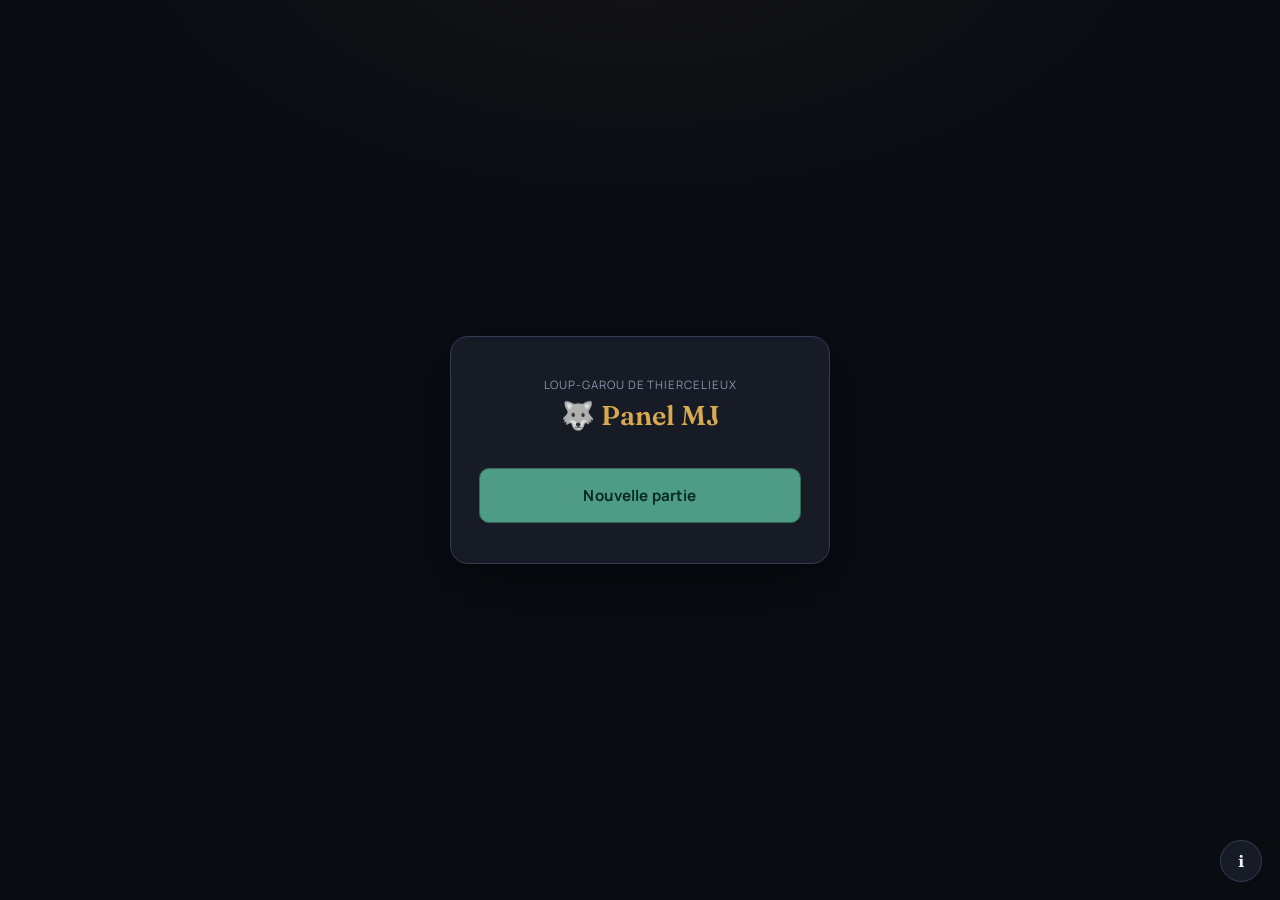
<file: index.html>
<!DOCTYPE html>
<html lang="fr">
<head>
  <meta charset="UTF-8">
  <meta name="viewport" content="width=device-width, initial-scale=1.0, maximum-scale=1">
  <title>Loup-Garou de Thiercelieux — Panel MJ</title>
  <link rel="preconnect" href="https://fonts.googleapis.com">
  <link rel="preconnect" href="https://fonts.gstatic.com" crossorigin>
  <link href="https://fonts.googleapis.com/css2?family=Fraunces:opsz,wght@9..144,500;9..144,600&family=Manrope:wght@400;500;600;700;800&display=swap" rel="stylesheet">
  <link rel="stylesheet" href="index.css">
</head>
<body>
  <div class="game-frame home-frame">
    <p class="kicker">Loup-Garou de Thiercelieux</p>
    <h1>🐺 Panel MJ</h1>

    <div class="home-actions">
      <a href="hub.html" class="btn primary big">Nouvelle partie</a>
      <a href="panel.html" id="resume-link" class="btn big" hidden>Reprendre la partie en cours</a>
    </div>
  </div>

  <button type="button" id="info-open" class="info-button" title="À propos du projet" aria-label="À propos du projet">ℹ</button>

  <div id="info-overlay" class="role-detail-overlay" hidden>
    <div class="role-detail-card info-card" style="--team-color:transparent">
      <button type="button" id="info-close" class="btn small ghost role-detail-close">✕</button>
      <h3 class="role-detail-name">🐺 Panel MJ — Loup-Garou de Thiercelieux</h3>
      <p class="role-detail-label">Le projet</p>
      <p>Application locale pour aider un Maître du Jeu à suivre en direct une partie de
        Loup-Garou de Thiercelieux : rôles, statut vivant/mort, pouvoirs spécifiques
        (potions, protections, charmes...) et paramètres de partie.</p>
      <p class="role-detail-label">Pages</p>
      <ul class="role-detail-tracker-list">
        <li><strong>Hub</strong> — configure la partie (joueurs, rôles, règles maison)</li>
        <li><strong>Panel</strong> — suivi en direct pendant la partie</li>
      </ul>
      <p class="role-detail-label">Données</p>
      <p>Rien ne quitte l'appareil : tout est sauvegardé dans le <code>localStorage</code>
        du navigateur.</p>
      <p class="role-detail-label">Code source</p>
      <p><a href="https://github.com/zaderlyl/loup-garou-mj" target="_blank" rel="noopener">github.com/zaderlyl/loup-garou-mj</a></p>
    </div>
  </div>

  <script src="index.js"></script>
</body>
</html>
</file>
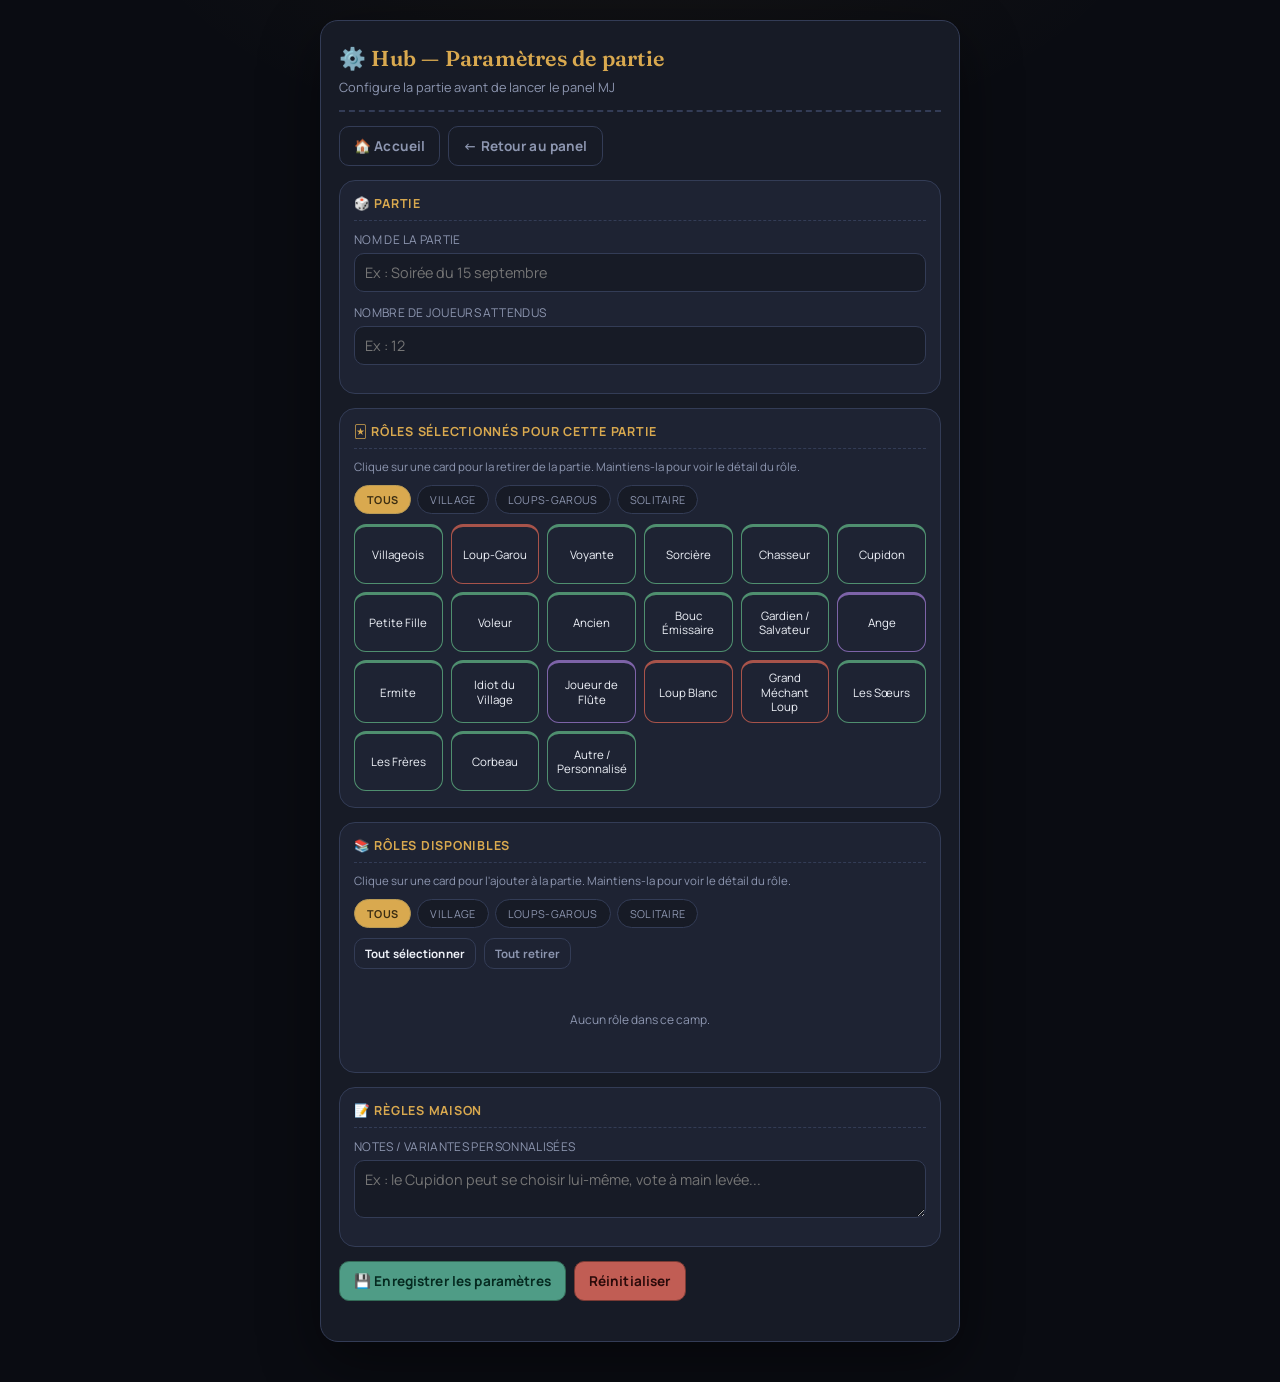
<file: hub.html>
<!DOCTYPE html>
<html lang="fr">
<head>
  <meta charset="UTF-8">
  <meta name="viewport" content="width=device-width, initial-scale=1.0, maximum-scale=1">
  <title>Hub — Paramètres de partie</title>
  <link rel="preconnect" href="https://fonts.googleapis.com">
  <link rel="preconnect" href="https://fonts.gstatic.com" crossorigin>
  <link href="https://fonts.googleapis.com/css2?family=Fraunces:opsz,wght@9..144,500;9..144,600&family=Manrope:wght@400;500;600;700;800&display=swap" rel="stylesheet">
  <link rel="stylesheet" href="hub.css">
</head>
<body>
  <div class="game-frame">
    <header>
      <h1>⚙️ Hub — Paramètres de partie</h1>
      <p>Configure la partie avant de lancer le panel MJ</p>
    </header>

    <div class="top-actions">
      <a href="index.html" class="btn ghost">🏠 Accueil</a>
      <a href="panel.html" class="btn ghost">← Retour au panel</a>
    </div>

    <div class="panel">
      <h3>🎲 Partie</h3>
      <label class="field">
        Nom de la partie
        <input id="game-name" type="text" placeholder="Ex : Soirée du 15 septembre">
      </label>
      <label class="field">
        Nombre de joueurs attendus
        <input id="expected-players" type="number" min="6" max="40" step="1" placeholder="Ex : 12">
        <span id="expected-players-error" class="field-error" hidden>Entre 6 et 40 joueurs, sans décimale.</span>
      </label>
      <div class="preset-suggest" id="preset-suggest" hidden>
        <p class="hint">Set recommandé pour <span id="preset-count"></span> joueurs : <span id="preset-summary"></span>.</p>
        <button type="button" id="apply-preset" class="btn small">Appliquer ce set de rôles</button>
      </div>
    </div>

    <div class="panel">
      <h3>🃏 Rôles sélectionnés pour cette partie</h3>
      <p class="hint">Clique sur une card pour la retirer de la partie. Maintiens-la pour voir le détail du rôle.</p>
      <div class="filter-tabs" id="selected-filter" data-target="selected"></div>
      <div id="roles-selected" class="role-grid"></div>
    </div>

    <div class="panel">
      <h3>📚 Rôles disponibles</h3>
      <p class="hint">Clique sur une card pour l'ajouter à la partie. Maintiens-la pour voir le détail du rôle.</p>
      <div class="filter-tabs" id="available-filter" data-target="available"></div>
      <div class="top-actions">
        <button type="button" id="select-all-roles" class="btn small">Tout sélectionner</button>
        <button type="button" id="select-none-roles" class="btn small ghost">Tout retirer</button>
      </div>
      <div id="roles-available" class="role-grid"></div>
    </div>

    <div class="panel">
      <h3>📝 Règles maison</h3>
      <label class="field">
        Notes / variantes personnalisées
        <textarea id="house-rules" placeholder="Ex : le Cupidon peut se choisir lui-même, vote à main levée..."></textarea>
      </label>
    </div>

    <div class="top-actions">
      <button id="save-settings" class="btn primary">💾 Enregistrer les paramètres</button>
      <button id="reset-settings" class="btn danger">Réinitialiser</button>
    </div>
    <p id="save-confirm" class="hint" hidden>Paramètres enregistrés.</p>
  </div>

  <div id="role-detail-overlay" class="role-detail-overlay" hidden>
    <div class="role-detail-card" style="--team-color:transparent">
      <button type="button" id="role-detail-close" class="btn small ghost role-detail-close">✕</button>
      <p id="role-detail-team" class="role-detail-team"></p>
      <h3 id="role-detail-name" class="role-detail-name"></h3>
      <p class="role-detail-label">Réveil</p>
      <p id="role-detail-wake"></p>
      <p class="role-detail-label">Pouvoir</p>
      <p id="role-detail-desc"></p>
      <div id="role-detail-trackers"></div>
    </div>
  </div>

  <script src="roles.js"></script>
  <script src="settings.js"></script>
  <script src="confirm.js"></script>
  <script src="hub.js"></script>
</body>
</html>
</file>
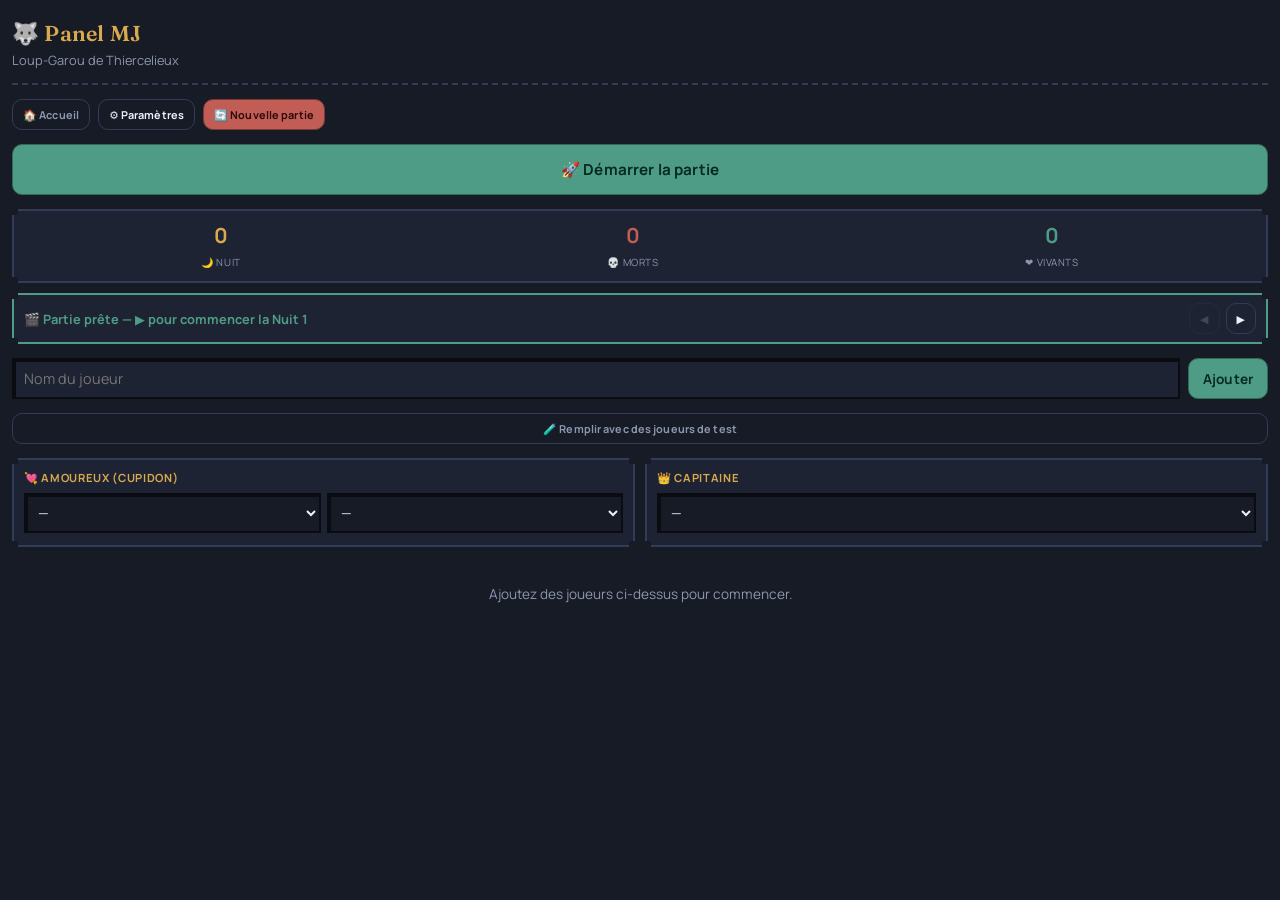
<file: panel.html>
<!DOCTYPE html>
<html lang="fr">
<head>
  <meta charset="UTF-8">
  <meta name="viewport" content="width=device-width, initial-scale=1.0, maximum-scale=1">
  <title>Panel MJ — Loup-Garou de Thiercelieux</title>
  <link rel="preconnect" href="https://fonts.googleapis.com">
  <link rel="preconnect" href="https://fonts.gstatic.com" crossorigin>
  <link href="https://fonts.googleapis.com/css2?family=Fraunces:opsz,wght@9..144,500;9..144,600&family=Manrope:wght@400;500;600;700;800&display=swap" rel="stylesheet">
  <link rel="stylesheet" href="panel.css">
</head>
<body>
  <div class="game-frame">
    <header>
      <h1>🐺 Panel MJ</h1>
      <p>Loup-Garou de Thiercelieux</p>
    </header>

    <div id="winner-banner"></div>

    <div class="top-actions">
      <a href="index.html" class="btn ghost small">🏠 Accueil</a>
      <a href="hub.html" class="btn small">⚙️ Paramètres</a>
      <button id="reset-game" class="btn danger small">🔄 Nouvelle partie</button>
    </div>

    <div id="game-status-bar"></div>
    <div id="stat-bar"></div>
    <div id="phase-banner"></div>

    <form id="add-player-form">
      <input id="new-player-name" type="text" placeholder="Nom du joueur" autocomplete="off" required>
      <button type="submit" class="btn primary">Ajouter</button>
    </form>

    <div id="test-tools"></div>

    <div id="side-panels"></div>

    <div id="players"></div>
  </div>

  <div id="player-detail-overlay" class="role-detail-overlay" hidden>
    <div class="role-detail-card" style="--team-color:transparent">
      <button type="button" id="player-detail-close" class="btn small ghost role-detail-close">✕</button>
      <div id="player-detail-body"></div>
    </div>
  </div>

  <script src="roles.js"></script>
  <script src="settings.js"></script>
  <script src="confirm.js"></script>
  <script src="app.js"></script>
</body>
</html>
</file>
<file: index.css>
/* Page d'accueil — même langage graphique pixel-art que le Hub.
   Fichier autonome, chargé uniquement par index.html. */

:root {
  --panel-bg: #171b26;
  --panel-bg-alt: #1e2333;
  --panel-border: #0a0c12;
  --panel-edge: #333c56;

  --text: #eef1f8;
  --text-muted: #8d96b0;

  --cream: #f3e3b8;
  --cream-dark: #b99a55;
  --cream-text: #3b2d12;

  --teal: #4f9c86;
  --teal-dark: #336b57;

  --gold: #d9a94f;

  --pc: 8px;
}

* { box-sizing: border-box; }

a { color: inherit; text-decoration: none; }

body {
  margin: 0;
  min-height: 100vh;
  padding: 20px 12px;
  display: flex;
  align-items: center;
  justify-content: center;
  background:
    radial-gradient(ellipse 900px 500px at 50% -10%, rgba(217, 169, 79, 0.06), transparent 60%),
    var(--panel-border);
  color: var(--text);
  font-family: 'Manrope', system-ui, sans-serif;
}

.game-frame {
  background: var(--panel-bg);
  border: 1px solid var(--panel-edge);
  border-radius: 18px;
  box-shadow: 0 20px 60px rgba(0, 0, 0, 0.45);
}

.home-frame {
  width: 100%;
  max-width: 380px;
  padding: 40px 28px;
  text-align: center;
}

.kicker {
  margin: 0 0 6px;
  font-size: 0.72rem;
  text-transform: uppercase;
  letter-spacing: 0.08em;
  color: var(--text-muted);
}

.home-frame h1 {
  margin: 0 0 36px;
  font-family: 'Fraunces', serif;
  font-weight: 600;
  font-size: 1.7rem;
  color: var(--gold);
}

.home-actions {
  display: flex;
  flex-direction: column;
  gap: 12px;
}

.btn {
  font-family: inherit;
  border: 1.5px solid var(--panel-edge);
  background: transparent;
  color: var(--text);
  padding: 10px 14px;
  border-radius: 10px;
  font-size: 0.85rem;
  font-weight: 700;
  letter-spacing: 0.01em;
  cursor: pointer;
  transition: transform 0.08s ease, filter 0.08s ease, background 0.08s ease, border-color 0.08s ease, color 0.08s ease;
}

.btn.big[hidden] { display: none; }

.btn.big {
  padding: 16px 18px;
  font-size: 0.95rem;
  display: block;
}

.btn.primary {
  background: var(--teal);
  color: #052a20;
  border-color: var(--teal-dark);
}

.btn.ghost {
  background: transparent;
  color: var(--text-muted);
  border-color: var(--panel-edge);
}

.btn:hover {
  filter: brightness(1.15);
  transform: translateY(-1px);
}

.btn.ghost:hover {
  background: var(--panel-edge);
  color: var(--text);
  filter: none;
}

.btn:active {
  filter: brightness(0.9);
  transform: translateY(0);
}

/* ---------- Bouton info flottant ---------- */

.info-button {
  position: fixed;
  right: 18px;
  bottom: 18px;
  width: 42px;
  height: 42px;
  border-radius: 50%;
  border: 1.5px solid var(--panel-edge);
  background: var(--panel-bg);
  color: var(--text);
  font-family: inherit;
  font-size: 1rem;
  font-weight: 700;
  cursor: pointer;
  transition: transform 0.08s ease, filter 0.08s ease, border-color 0.08s ease;
}

.info-button:hover { filter: brightness(1.3); transform: translateY(-2px); }
.info-button:active { transform: translateY(2px); }

/* ---------- Overlay d'info (même structure que le détail de rôle) ---------- */

.role-detail-overlay[hidden] { display: none; }

.role-detail-overlay {
  display: flex;
  align-items: center;
  justify-content: center;
  position: fixed;
  inset: 0;
  padding: 16px;
  background: rgba(10, 12, 18, 0.72);
  z-index: 20;
}

.role-detail-card {
  position: relative;
  width: 100%;
  max-width: 380px;
  max-height: 80vh;
  overflow-y: auto;
  text-align: left;
  background: var(--panel-bg-alt);
  border: 2px solid var(--panel-edge);
  border-top: 5px solid var(--team-color, var(--panel-edge));
  padding: 18px 16px 16px;
  --pc: 8px;
  clip-path: polygon(
    0 var(--pc), var(--pc) var(--pc), var(--pc) 0,
    calc(100% - var(--pc)) 0, calc(100% - var(--pc)) var(--pc), 100% var(--pc),
    100% calc(100% - var(--pc)), calc(100% - var(--pc)) calc(100% - var(--pc)), calc(100% - var(--pc)) 100%,
    var(--pc) 100%, var(--pc) calc(100% - var(--pc)), 0 calc(100% - var(--pc))
  );
  box-shadow: 6px 6px 0 var(--panel-border);
}

.role-detail-close {
  position: absolute;
  top: 10px;
  right: 10px;
  padding: 4px 9px;
}

.role-detail-name {
  font-size: 1.05rem;
  color: var(--gold);
  margin: 0 0 14px;
  padding-right: 30px;
  border-bottom: 1px dashed var(--panel-edge);
  padding-bottom: 10px;
}

.role-detail-label {
  font-size: 0.68rem;
  text-transform: uppercase;
  letter-spacing: 0.06em;
  color: var(--text-muted);
  margin: 12px 0 4px;
}

.info-card p {
  font-size: 0.85rem;
  line-height: 1.5;
  margin: 0;
}

.info-card a { text-decoration: underline; }

.role-detail-tracker-list {
  margin: 4px 0 0;
  padding-left: 18px;
  font-size: 0.82rem;
  line-height: 1.6;
}

@media (max-width: 400px) {
  .home-frame { padding: 32px 20px; }
}
</file>
<file: hub.css>
/* Direction artistique du Hub : fenêtre flottante aux coins arrondis,
   bordures fines et ombre douce (alignée sur index.css/panel.css, adoucis
   avant le Hub - voir le commit "Adoucit la direction artistique").
   Ce fichier est chargé uniquement par hub.html : il ne touche pas
   au panel MJ principal (index.html). */

:root {
  --panel-bg: #171b26;
  --panel-bg-alt: #1e2333;
  --panel-border: #0a0c12;
  --panel-edge: #333c56;

  --text: #eef1f8;
  --text-muted: #8d96b0;

  --cream: #f3e3b8;
  --cream-dark: #b99a55;
  --cream-text: #3b2d12;

  --teal: #4f9c86;
  --teal-dark: #336b57;

  --red: #c15d54;
  --red-dark: #7a3a34;

  --gold: #d9a94f;
}

* { box-sizing: border-box; }

a { color: inherit; text-decoration: none; }

body {
  margin: 0;
  min-height: 100vh;
  padding: 20px 12px 40px;
  background:
    radial-gradient(ellipse 900px 500px at 50% -10%, rgba(217, 169, 79, 0.06), transparent 60%),
    var(--panel-border);
  color: var(--text);
  font-family: 'Manrope', system-ui, sans-serif;
}

/* ---------- Fenêtre flottante ---------- */

.game-frame {
  max-width: 640px;
  margin: 0 auto;
  background: var(--panel-bg);
  border: 1px solid var(--panel-edge);
  border-radius: 18px;
  padding: 20px 18px 26px;
  box-shadow: 0 20px 60px rgba(0, 0, 0, 0.45);
}

header {
  position: static;
  background: transparent;
  border-bottom: 2px dashed var(--panel-edge);
  padding: 4px 0 14px;
  margin-bottom: 14px;
}

header h1 {
  margin: 0 0 6px;
  font-family: 'Fraunces', serif;
  font-weight: 600;
  font-size: 1.35rem;
  color: var(--gold);
  letter-spacing: 0.01em;
}

header p {
  margin: 0;
  color: var(--text-muted);
  font-size: 0.8rem;
}

/* ---------- Boutons pixel 3D ---------- */

.btn {
  font-family: inherit;
  border: 1.5px solid var(--panel-edge);
  background: transparent;
  color: var(--text);
  padding: 10px 14px;
  border-radius: 10px;
  font-size: 0.85rem;
  font-weight: 700;
  letter-spacing: 0.01em;
  cursor: pointer;
  transition: transform 0.08s ease, filter 0.08s ease, background 0.08s ease, border-color 0.08s ease, color 0.08s ease;
}

.btn.small { padding: 7px 10px; font-size: 0.72rem; }

.btn.primary {
  background: var(--teal);
  color: #052a20;
  border-color: var(--teal-dark);
}

.btn.danger {
  background: var(--red);
  color: #2a0a0a;
  border-color: var(--red-dark);
}

.btn.ghost {
  background: transparent;
  color: var(--text-muted);
  border-color: var(--panel-edge);
}

.btn:hover {
  filter: brightness(1.15);
  transform: translateY(-1px);
}

.btn.ghost:hover {
  background: var(--panel-edge);
  color: var(--text);
  filter: none;
}

.btn:active {
  filter: brightness(0.9);
  transform: translateY(0);
}

a.btn {
  display: inline-flex;
  align-items: center;
  text-decoration: none;
}

.top-actions {
  display: flex;
  flex-wrap: wrap;
  gap: 8px;
  margin-bottom: 14px;
}

/* ---------- Panels ---------- */

.panel {
  background: var(--panel-bg-alt);
  border: 1.5px solid var(--panel-edge);
  border-radius: 16px;
  padding: 14px 14px 16px;
  margin-bottom: 14px;
}

.panel h3 {
  margin: 0 0 10px;
  padding-bottom: 8px;
  font-size: 0.78rem;
  color: var(--gold);
  text-transform: uppercase;
  letter-spacing: 0.06em;
  border-bottom: 1px dashed var(--panel-edge);
}

.field {
  display: flex;
  flex-direction: column;
  gap: 5px;
  font-size: 0.75rem;
  color: var(--text-muted);
  text-transform: uppercase;
  letter-spacing: 0.03em;
  margin-bottom: 12px;
}

.field input,
.field textarea,
select,
textarea {
  font-family: inherit;
  color: var(--text);
  font-size: 0.9rem;
  text-transform: none;
  letter-spacing: normal;
  padding: 9px 10px;
  border-radius: 10px;
  border: 1.5px solid var(--panel-edge);
  background: var(--panel-bg);
  transition: border-color 0.08s ease, background 0.08s ease;
}

.field input:hover,
.field textarea:hover {
  border-color: var(--panel-edge);
  background: var(--panel-bg-alt);
}

.field input:focus,
.field textarea:focus {
  outline: none;
  border-color: var(--teal);
  background: var(--panel-bg-alt);
}

textarea { resize: vertical; min-height: 44px; }

.field input.invalid {
  border-color: var(--red);
  background: var(--panel-bg);
}

.field input.invalid:hover,
.field input.invalid:focus {
  border-color: var(--red);
}

.field-error {
  color: var(--red);
  font-size: 0.68rem;
  text-transform: none;
  letter-spacing: normal;
}

.hint {
  font-size: 0.72rem;
  color: var(--text-muted);
  margin: 2px 0 10px;
  line-height: 1.4;
}

.preset-suggest[hidden] { display: none; }

.preset-suggest {
  display: flex;
  align-items: center;
  gap: 10px;
  flex-wrap: wrap;
  margin-top: -4px;
  margin-bottom: 12px;
  padding: 10px 12px;
  border: 1.5px dashed var(--panel-edge);
  border-radius: 12px;
  background: var(--panel-bg);
}

.preset-suggest .hint {
  margin: 0;
  flex: 1;
  min-width: 140px;
}

.preset-suggest #preset-count,
.preset-suggest #preset-summary {
  color: var(--gold);
  font-weight: 700;
}

#save-confirm {
  color: var(--teal);
  font-weight: 600;
}

/* ---------- Onglets de filtre ---------- */

.filter-tabs {
  display: flex;
  flex-wrap: wrap;
  gap: 6px;
  margin-bottom: 10px;
}

.filter-tab {
  font-family: inherit;
  border: 1.5px solid var(--panel-edge);
  background: var(--panel-bg);
  color: var(--text-muted);
  padding: 6px 12px;
  border-radius: 999px;
  font-size: 0.68rem;
  text-transform: uppercase;
  letter-spacing: 0.03em;
  cursor: pointer;
  transition: transform 0.08s ease, filter 0.08s ease, background 0.08s ease, color 0.08s ease, border-color 0.08s ease;
}

.filter-tab:hover:not(.active) {
  background: var(--panel-edge);
  color: var(--text);
  border-color: var(--text-muted);
  transform: translateY(-1px);
}

.filter-tab:active {
  filter: brightness(0.85);
  transform: translateY(0);
}

.filter-tab.active {
  background: var(--gold);
  color: var(--cream-text);
  border-color: var(--cream-dark);
  font-weight: 700;
}

.filter-tab.active:hover {
  filter: brightness(1.25) saturate(1.15);
  transform: translateY(-1px);
}

/* ---------- Cards de rôles (slots d'inventaire) ---------- */

.role-grid {
  display: grid;
  grid-template-columns: repeat(auto-fill, minmax(88px, 1fr));
  gap: 8px;
}

.role-card {
  display: flex;
  align-items: center;
  justify-content: center;
  min-height: 60px;
  background: var(--panel-bg);
  border: 1.5px solid var(--panel-edge);
  border-top: 3px solid var(--team-color, var(--panel-edge));
  border-radius: 12px;
  padding: 8px 6px;
  cursor: pointer;
  color: var(--text);
  font-family: inherit;
  text-align: center;
  transition: transform 0.08s ease, border-color 0.08s ease, background 0.08s ease;
}

.role-card:hover {
  border-color: var(--team-color, var(--text-muted));
  background: var(--panel-edge);
  transform: translateY(-2px);
}

.role-card:active {
  transform: scale(0.97);
  background: var(--panel-border);
}

.role-card.selected {
  border-color: var(--team-color, var(--gold));
  background: var(--panel-bg-alt);
}

.role-card.selected:hover {
  filter: brightness(1.3) saturate(1.2);
}

.role-card-name {
  font-size: 0.72rem;
  line-height: 1.25;
}

.empty,
.empty.small {
  color: var(--text-muted);
  text-align: center;
  padding: 16px 0;
  font-size: 0.75rem;
}

.empty.small { grid-column: 1 / -1; }

.empty.warning {
  color: var(--red);
  text-align: left;
  font-weight: 700;
  background: var(--panel-bg);
  border: 1.5px solid var(--red-dark);
  border-radius: 12px;
  padding: 12px 14px;
  line-height: 1.5;
}

/* ---------- Détail d'un rôle (appui long) ---------- */

.role-detail-overlay[hidden] { display: none; }

.role-detail-overlay {
  display: flex;
  align-items: center;
  justify-content: center;
  position: fixed;
  inset: 0;
  padding: 16px;
  background: rgba(10, 12, 18, 0.72);
  z-index: 20;
}

.role-detail-card {
  position: relative;
  width: 100%;
  max-width: 380px;
  max-height: 80vh;
  overflow-y: auto;
  background: var(--panel-bg-alt);
  border: 1.5px solid var(--panel-edge);
  border-top: 4px solid var(--team-color, var(--panel-edge));
  border-radius: 16px;
  padding: 18px 16px 16px;
  box-shadow: 0 20px 50px rgba(0, 0, 0, 0.45);
}

.role-detail-close {
  position: absolute;
  top: 10px;
  right: 10px;
  padding: 4px 9px;
}

.role-detail-team {
  color: var(--text-muted);
  font-size: 0.68rem;
  text-transform: uppercase;
  letter-spacing: 0.06em;
  margin: 0 0 4px;
}

.role-detail-name {
  font-size: 1.1rem;
  color: var(--gold);
  margin: 0 0 14px;
  padding-right: 30px;
  border-bottom: 1px dashed var(--panel-edge);
  padding-bottom: 10px;
}

.role-detail-label {
  font-size: 0.68rem;
  text-transform: uppercase;
  letter-spacing: 0.06em;
  color: var(--text-muted);
  margin: 12px 0 4px;
}

#role-detail-wake,
#role-detail-desc {
  font-size: 0.85rem;
  line-height: 1.5;
  margin: 0;
}

.role-detail-tracker-list {
  margin: 4px 0 0;
  padding-left: 18px;
  font-size: 0.82rem;
  line-height: 1.6;
}

/* ---------- Mini-fenêtre de confirmation (remplace confirm() natif) ---------- */

.confirm-overlay {
  display: flex;
  align-items: center;
  justify-content: center;
  position: fixed;
  inset: 0;
  padding: 16px;
  background: rgba(5, 6, 10, 0.6);
  z-index: 30;
}
.confirm-overlay[hidden] { display: none; }

.confirm-card {
  width: 100%;
  max-width: 320px;
  background: var(--panel-bg-alt);
  border: 1px solid var(--panel-edge);
  border-radius: 14px;
  padding: 18px 16px;
  box-shadow: 0 20px 50px rgba(0, 0, 0, 0.5);
}

.confirm-message {
  margin: 0 0 16px;
  font-size: 0.88rem;
  line-height: 1.5;
  color: var(--text);
}

.confirm-actions {
  display: flex;
  justify-content: flex-end;
  gap: 8px;
}

/* ---------- Responsive mobile ---------- */

@media (max-width: 480px) {
  body { padding: 14px 8px 28px; }
  .game-frame { padding: 16px 12px 22px; border-radius: 14px; }
  header h1 { font-size: 1.15rem; }
  .role-grid { grid-template-columns: repeat(auto-fill, minmax(76px, 1fr)); }
  .preset-suggest { flex-direction: column; align-items: stretch; }
  .preset-suggest .hint { min-width: 0; }
}
</file>
<file: panel.css>
/* Panel MJ — même langage graphique pixel-art que le Hub et l'accueil.
   Fichier autonome, chargé uniquement par panel.html. */

:root {
  --panel-bg: #171b26;
  --panel-bg-alt: #1e2333;
  --panel-border: #0a0c12;
  --panel-edge: #333c56;

  --text: #eef1f8;
  --text-muted: #8d96b0;

  --cream: #f3e3b8;
  --cream-dark: #b99a55;
  --cream-text: #3b2d12;

  --teal: #4f9c86;
  --teal-dark: #336b57;

  --red: #c15d54;
  --red-dark: #7a3a34;

  --gold: #d9a94f;

  --pc: 8px;
}

* { box-sizing: border-box; }

a { color: inherit; text-decoration: none; }

/* Panel en plein écran : pas de fenêtre flottante, le panel occupe tout
   le viewport (contrairement au Hub et à l'accueil). */

body {
  margin: 0;
  min-height: 100vh;
  padding: 0;
  background: var(--panel-bg);
  color: var(--text);
  font-family: 'Manrope', system-ui, sans-serif;
}

.game-frame {
  min-height: 100vh;
  padding: 16px 12px 32px;
}

header {
  border-bottom: 2px dashed var(--panel-edge);
  padding: 4px 0 14px;
  margin-bottom: 14px;
}

header h1 {
  margin: 0 0 4px;
  font-family: 'Fraunces', serif;
  font-weight: 600;
  font-size: 1.35rem;
  color: var(--gold);
  letter-spacing: 0.01em;
}

header p {
  margin: 0;
  color: var(--text-muted);
  font-size: 0.8rem;
}

/* ---------- Boutons pixel 3D ---------- */

.btn {
  font-family: inherit;
  border: 1.5px solid var(--panel-edge);
  background: transparent;
  color: var(--text);
  padding: 10px 14px;
  border-radius: 10px;
  font-size: 0.85rem;
  font-weight: 700;
  letter-spacing: 0.01em;
  cursor: pointer;
  transition: transform 0.08s ease, filter 0.08s ease, background 0.08s ease, border-color 0.08s ease, color 0.08s ease;
}

.btn.small { padding: 7px 10px; font-size: 0.68rem; }
.btn.icon { padding: 6px 9px; font-size: 0.85rem; line-height: 1; }

.btn.primary { background: var(--teal); color: #052a20; border-color: var(--teal-dark); }
.btn.danger { background: var(--red); color: #2a0a0a; border-color: var(--red-dark); }
.btn.ghost { background: transparent; color: var(--text-muted); border-color: var(--panel-edge); }

.btn:hover { filter: brightness(1.15); transform: translateY(-1px); }
.btn.ghost:hover { background: var(--panel-edge); color: var(--text); filter: none; }
.btn:active { filter: brightness(0.9); transform: translateY(0); }

.btn:disabled {
  opacity: 0.3;
  cursor: not-allowed;
  filter: none;
  transform: none;
}

a.btn { display: inline-flex; align-items: center; text-decoration: none; }

.top-actions { display: flex; flex-wrap: wrap; gap: 8px; margin-bottom: 14px; }

/* ---------- Formulaire d'ajout ---------- */

#add-player-form { display: flex; gap: 8px; margin-bottom: 14px; }

#add-player-form input {
  flex: 1;
  min-width: 0;
  font-family: inherit;
  font-size: 0.9rem;
  color: var(--text);
  padding: 9px 10px;
  border: 2px solid var(--panel-border);
  background: var(--panel-bg-alt);
  box-shadow: inset 2px 2px 0 var(--panel-border);
}

/* ---------- Barre de stats ---------- */

.stat-bar {
  display: flex;
  justify-content: space-around;
  gap: 8px;
  background: var(--panel-bg-alt);
  border: 2px solid var(--panel-edge);
  padding: 10px 8px;
  margin-bottom: 10px;
  --pc: 6px;
  clip-path: polygon(
    0 var(--pc), var(--pc) var(--pc), var(--pc) 0,
    calc(100% - var(--pc)) 0, calc(100% - var(--pc)) var(--pc), 100% var(--pc),
    100% calc(100% - var(--pc)), calc(100% - var(--pc)) calc(100% - var(--pc)), calc(100% - var(--pc)) 100%,
    var(--pc) 100%, var(--pc) calc(100% - var(--pc)), 0 calc(100% - var(--pc))
  );
}

.stat-bar .stat { text-align: center; }
.stat-bar .stat-num { display: block; font-size: 1.3rem; font-weight: 700; color: var(--gold); }
.stat-bar .stat-num.deaths { color: var(--red); }
.stat-bar .stat-num.alive { color: var(--teal); }
.stat-bar .stat-label {
  font-size: 0.62rem;
  text-transform: uppercase;
  letter-spacing: 0.06em;
  color: var(--text-muted);
}

/* ---------- Setup vs. partie lancée ---------- */

.test-fill-btn {
  display: block;
  width: 100%;
  margin-bottom: 14px;
}

.start-game-btn {
  display: block;
  width: 100%;
  margin-bottom: 14px;
  font-size: 0.95rem;
  padding: 14px;
}

.winner-banner {
  display: flex;
  align-items: center;
  justify-content: space-between;
  gap: 10px;
  background: var(--panel-bg-alt);
  border: 1.5px solid var(--banner-color, var(--gold));
  border-radius: 10px;
  padding: 12px 14px;
  margin-bottom: 14px;
}

.winner-banner strong {
  display: block;
  font-family: 'Fraunces', serif;
  font-size: 1.05rem;
  color: var(--banner-color, var(--gold));
}

.winner-banner p {
  margin: 2px 0 0;
  font-size: 0.8rem;
  color: var(--text-muted);
}

.winner-banner.team-village { --banner-color: #4f8f6f; }
.winner-banner.team-loups { --banner-color: #a8534a; }
.winner-banner.team-solo { --banner-color: #7d63a8; }
.winner-banner.team-amoureux { --banner-color: #c97fb0; }

.freeze-banner {
  display: flex;
  align-items: center;
  justify-content: space-between;
  gap: 10px;
  flex-wrap: wrap;
  background: var(--panel-bg-alt);
  border: 2px dashed var(--gold);
  padding: 10px 12px;
  margin-bottom: 14px;
  color: var(--gold);
  font-size: 0.78rem;
  font-weight: 700;
}

.role-locked {
  padding: 10px;
  background: var(--panel-bg);
  border: 2px solid var(--panel-edge);
  font-size: 0.9rem;
  font-weight: 700;
}

.lock-note {
  font-size: 0.68rem;
  color: var(--text-muted);
  margin: 4px 0 0;
  text-transform: none;
  letter-spacing: normal;
}

/* ---------- Bannière de phase ---------- */

.phase-banner {
  display: flex;
  align-items: center;
  justify-content: space-between;
  gap: 8px;
  background: var(--panel-bg-alt);
  border: 2px solid var(--panel-edge);
  padding: 8px 10px;
  margin-bottom: 14px;
  --pc: 6px;
  clip-path: polygon(
    0 var(--pc), var(--pc) var(--pc), var(--pc) 0,
    calc(100% - var(--pc)) 0, calc(100% - var(--pc)) var(--pc), 100% var(--pc),
    100% calc(100% - var(--pc)), calc(100% - var(--pc)) calc(100% - var(--pc)), calc(100% - var(--pc)) 100%,
    var(--pc) 100%, var(--pc) calc(100% - var(--pc)), 0 calc(100% - var(--pc))
  );
}

.phase-banner.is-day { border-color: var(--cream-dark); }
.phase-banner.is-night { border-color: var(--panel-edge); }
.phase-banner.is-standby { border-color: var(--teal); }
.phase-banner.is-standby .phase-label { color: var(--teal); }

.phase-label {
  flex: 1;
  min-width: 0;
  font-size: 0.8rem;
  font-weight: 700;
  color: var(--gold);
}

.phase-banner.is-day .phase-label { color: var(--cream); }

.phase-nav { display: flex; gap: 6px; flex: 0 0 auto; }

/* ---------- Panels (amoureux / capitaine) ---------- */

#side-panels { display: grid; grid-template-columns: 1fr 1fr; gap: 10px; margin-bottom: 14px; }

.panel {
  background: var(--panel-bg-alt);
  border: 2px solid var(--panel-edge);
  padding: 10px 10px 12px;
  --pc: 6px;
  clip-path: polygon(
    0 var(--pc), var(--pc) var(--pc), var(--pc) 0,
    calc(100% - var(--pc)) 0, calc(100% - var(--pc)) var(--pc), 100% var(--pc),
    100% calc(100% - var(--pc)), calc(100% - var(--pc)) calc(100% - var(--pc)), calc(100% - var(--pc)) 100%,
    var(--pc) 100%, var(--pc) calc(100% - var(--pc)), 0 calc(100% - var(--pc))
  );
}

.panel h3 {
  margin: 0 0 8px;
  font-size: 0.7rem;
  color: var(--gold);
  text-transform: uppercase;
  letter-spacing: 0.06em;
}

.panel .row { display: flex; gap: 6px; }

select, textarea {
  font-family: inherit;
  font-size: 0.85rem;
  color: var(--text);
  padding: 8px;
  border: 2px solid var(--panel-border);
  background: var(--panel-bg);
  box-shadow: inset 2px 2px 0 var(--panel-border);
  width: 100%;
}

textarea { resize: vertical; min-height: 40px; }

select:disabled { opacity: 0.4; cursor: not-allowed; }

/* ---------- Cartes de joueurs ---------- */

.empty {
  color: var(--text-muted);
  text-align: center;
  padding: 24px 0;
  font-size: 0.85rem;
}

.player-grid {
  display: grid;
  grid-template-columns: repeat(auto-fill, minmax(230px, 1fr));
  gap: 10px;
}

.player-card {
  display: block;
  width: 100%;
  text-align: left;
  font-family: inherit;
  background: var(--panel-bg);
  border: 1.5px solid var(--panel-edge);
  border-left: 3px solid var(--team-color, var(--panel-edge));
  border-radius: 12px;
  padding: 10px 12px;
  cursor: pointer;
  transition: background 0.08s ease, border-color 0.08s ease, transform 0.08s ease;
}

.player-card:hover { background: var(--panel-bg-alt); }
.player-card:active { transform: scale(0.99); }

.player-card:focus-visible {
  outline: 2px solid var(--gold);
  outline-offset: 2px;
}

.player-card.dead { opacity: 0.45; }

.player-card.night-actor {
  background: var(--team-color-soft, var(--panel-bg-alt));
  border-color: var(--team-color, var(--panel-edge));
}

.player-card-head {
  display: flex;
  align-items: center;
  gap: 10px;
}

.player-avatar {
  width: 30px;
  height: 30px;
  flex-shrink: 0;
  display: flex;
  align-items: center;
  justify-content: center;
  background: var(--team-color, var(--panel-edge));
  color: var(--panel-border);
  font-weight: 700;
  font-size: 0.8rem;
  border: 2px solid var(--panel-border);
  border-radius: 50%;
}

.player-card-info {
  flex: 1;
  min-width: 0;
  display: block;
}

.player-card-name {
  display: block;
  font-weight: 700;
  font-size: 0.88rem;
  color: var(--text);
  white-space: nowrap;
  overflow: hidden;
  text-overflow: ellipsis;
}

.player-card-role {
  display: block;
  font-size: 0.72rem;
  color: var(--text-muted);
  white-space: nowrap;
  overflow: hidden;
  text-overflow: ellipsis;
  margin-top: 1px;
}

.player-card-tag {
  display: inline-block;
  font-size: 0.6rem;
  font-weight: 700;
  color: var(--tag-color, var(--text-muted));
  border: 1px solid var(--tag-color, var(--panel-edge));
  border-radius: 4px;
  padding: 1px 5px;
  margin-left: 4px;
}

.player-card-life { font-size: 0.95rem; flex-shrink: 0; }

.player-card-badges {
  display: flex;
  flex-wrap: wrap;
  gap: 4px;
  margin-top: 8px;
}

.badge-pill {
  display: inline-flex;
  align-items: center;
  justify-content: center;
  width: 22px;
  height: 22px;
  border-radius: 50%;
  font-size: 0.68rem;
  background: var(--panel-bg-alt);
  border: 1.5px solid var(--panel-edge);
  flex-shrink: 0;
}

.badge-pill.malus { border-color: var(--red); background: rgba(193, 93, 84, 0.18); }
.badge-pill.bonus { border-color: var(--teal); background: rgba(79, 156, 134, 0.18); }
.badge-pill.neutral { border-color: var(--gold); background: rgba(217, 169, 79, 0.18); }

.player-detail-badges {
  margin-bottom: 14px;
  padding-bottom: 12px;
  border-bottom: 1px dashed var(--panel-edge);
}

.badge-row {
  display: flex;
  align-items: flex-start;
  gap: 8px;
  margin-top: 8px;
  font-size: 0.78rem;
  color: var(--text-muted);
  line-height: 1.4;
}

.badge-row strong { color: var(--text); }
.badge-row .badge-pill { margin-top: 1px; }

.role-select, .notes {
  display: flex;
  flex-direction: column;
  gap: 4px;
  font-size: 0.72rem;
  text-transform: uppercase;
  letter-spacing: 0.03em;
  color: var(--text-muted);
}

.role-desc {
  font-size: 0.8rem;
  color: var(--text-muted);
  line-height: 1.4;
}

.badge {
  display: inline-block;
  background: var(--badge-color, #555);
  color: #0a0c12;
  font-size: 0.62rem;
  font-weight: 700;
  text-transform: uppercase;
  padding: 2px 6px;
  margin-right: 6px;
  vertical-align: middle;
}

.tracker { font-size: 0.82rem; }
.tracker.toggle { display: flex; align-items: center; gap: 8px; }
.tracker.info { color: var(--gold); font-style: italic; }
.tracker-history { font-size: 0.68rem; color: var(--text-muted); margin-top: 2px; }
.tracker-label { color: var(--text-muted); margin-bottom: 4px; font-size: 0.72rem; text-transform: uppercase; letter-spacing: 0.03em; }

.chips { display: flex; flex-wrap: wrap; gap: 6px; }
.chip {
  font-family: inherit;
  border: 2px solid var(--panel-edge);
  background: var(--panel-bg);
  color: var(--text-muted);
  padding: 5px 10px;
  font-size: 0.72rem;
  cursor: pointer;
}
.chip.active { background: var(--gold); color: var(--cream-text); border-color: var(--cream-dark); font-weight: 700; }

.dead-list { margin-top: 10px; font-size: 0.75rem; color: var(--text-muted); }

/* ---------- Sélecteur de rôle par cards (fenêtre de détail joueur) ---------- */

.role-card-none {
  display: block;
  width: 100%;
  margin-bottom: 10px;
  font-family: inherit;
  font-size: 0.78rem;
  font-weight: 700;
  text-transform: uppercase;
  letter-spacing: 0.03em;
  color: var(--text-muted);
  background: var(--panel-bg);
  border: 2px solid var(--panel-edge);
  padding: 8px;
  cursor: pointer;
}

.role-card-none.selected { border-color: var(--gold); color: var(--gold); }

.filter-tabs {
  display: flex;
  flex-wrap: wrap;
  gap: 6px;
  margin-bottom: 10px;
}

.filter-tab {
  font-family: inherit;
  border: 2px solid var(--panel-edge);
  background: var(--panel-bg);
  color: var(--text-muted);
  padding: 5px 11px;
  font-size: 0.66rem;
  text-transform: uppercase;
  letter-spacing: 0.03em;
  cursor: pointer;
}

.filter-tab.active { background: var(--gold); color: var(--cream-text); border-color: var(--cream-dark); font-weight: 700; }

.role-grid {
  display: grid;
  grid-template-columns: repeat(auto-fill, minmax(84px, 1fr));
  gap: 6px;
  margin-bottom: 4px;
}

.role-card {
  display: flex;
  align-items: center;
  justify-content: center;
  min-height: 48px;
  background: var(--panel-bg);
  border: 2px solid var(--panel-edge);
  border-top: 3px solid var(--team-color, var(--panel-edge));
  padding: 6px;
  cursor: pointer;
  color: var(--text);
  font-family: inherit;
  text-align: center;
}

.role-card:hover { background: var(--panel-edge); }

.role-card.selected {
  border-color: var(--team-color, var(--gold));
  background: color-mix(in srgb, var(--team-color, var(--gold)) 20%, var(--panel-bg));
}

.role-card-name { font-size: 0.68rem; line-height: 1.2; }

.player-pick-card.disabled {
  opacity: 0.35;
  cursor: not-allowed;
  filter: grayscale(1);
  border-top-color: var(--panel-edge) !important;
}

.player-pick-card.disabled:hover { background: var(--panel-bg); }

/* ---------- Détail joueur (overlay au clic sur une ligne) ---------- */

.role-detail-overlay[hidden] { display: none; }

.role-detail-overlay {
  display: flex;
  align-items: center;
  justify-content: center;
  position: fixed;
  inset: 0;
  padding: 16px;
  background: rgba(10, 12, 18, 0.72);
  z-index: 20;
}

.role-detail-card {
  position: relative;
  width: 100%;
  max-width: 380px;
  max-height: 80vh;
  overflow-y: auto;
  background: var(--panel-bg-alt);
  border: 2px solid var(--panel-edge);
  border-top: 5px solid var(--team-color, var(--panel-edge));
  padding: 18px 16px 16px;
  --pc: 8px;
  clip-path: polygon(
    0 var(--pc), var(--pc) var(--pc), var(--pc) 0,
    calc(100% - var(--pc)) 0, calc(100% - var(--pc)) var(--pc), 100% var(--pc),
    100% calc(100% - var(--pc)), calc(100% - var(--pc)) calc(100% - var(--pc)), calc(100% - var(--pc)) 100%,
    var(--pc) 100%, var(--pc) calc(100% - var(--pc)), 0 calc(100% - var(--pc))
  );
  box-shadow: 6px 6px 0 var(--panel-border);
}

.role-detail-close {
  position: absolute;
  top: 10px;
  right: 10px;
  padding: 4px 9px;
}

.player-detail-head {
  display: flex;
  align-items: center;
  gap: 10px;
  margin: 0 0 14px;
  padding-right: 30px;
  padding-bottom: 10px;
  border-bottom: 1px dashed var(--panel-edge);
}

.player-detail-name {
  font-size: 1.05rem;
  font-weight: 700;
}

.player-detail-actions { display: flex; gap: 8px; margin-top: 14px; }

@media (max-width: 480px) {
  #side-panels { grid-template-columns: 1fr; }
}

/* ---------- Mini-fenêtre de confirmation (remplace confirm() natif) ---------- */

.confirm-overlay {
  display: flex;
  align-items: center;
  justify-content: center;
  position: fixed;
  inset: 0;
  padding: 16px;
  background: rgba(5, 6, 10, 0.6);
  z-index: 30;
}
.confirm-overlay[hidden] { display: none; }

.confirm-card {
  width: 100%;
  max-width: 320px;
  background: var(--panel-bg-alt);
  border: 1px solid var(--panel-edge);
  border-radius: 14px;
  padding: 18px 16px;
  box-shadow: 0 20px 50px rgba(0, 0, 0, 0.5);
}

.confirm-message {
  margin: 0 0 16px;
  font-size: 0.88rem;
  line-height: 1.5;
  color: var(--text);
}

.confirm-actions {
  display: flex;
  justify-content: flex-end;
  gap: 8px;
}
</file>
